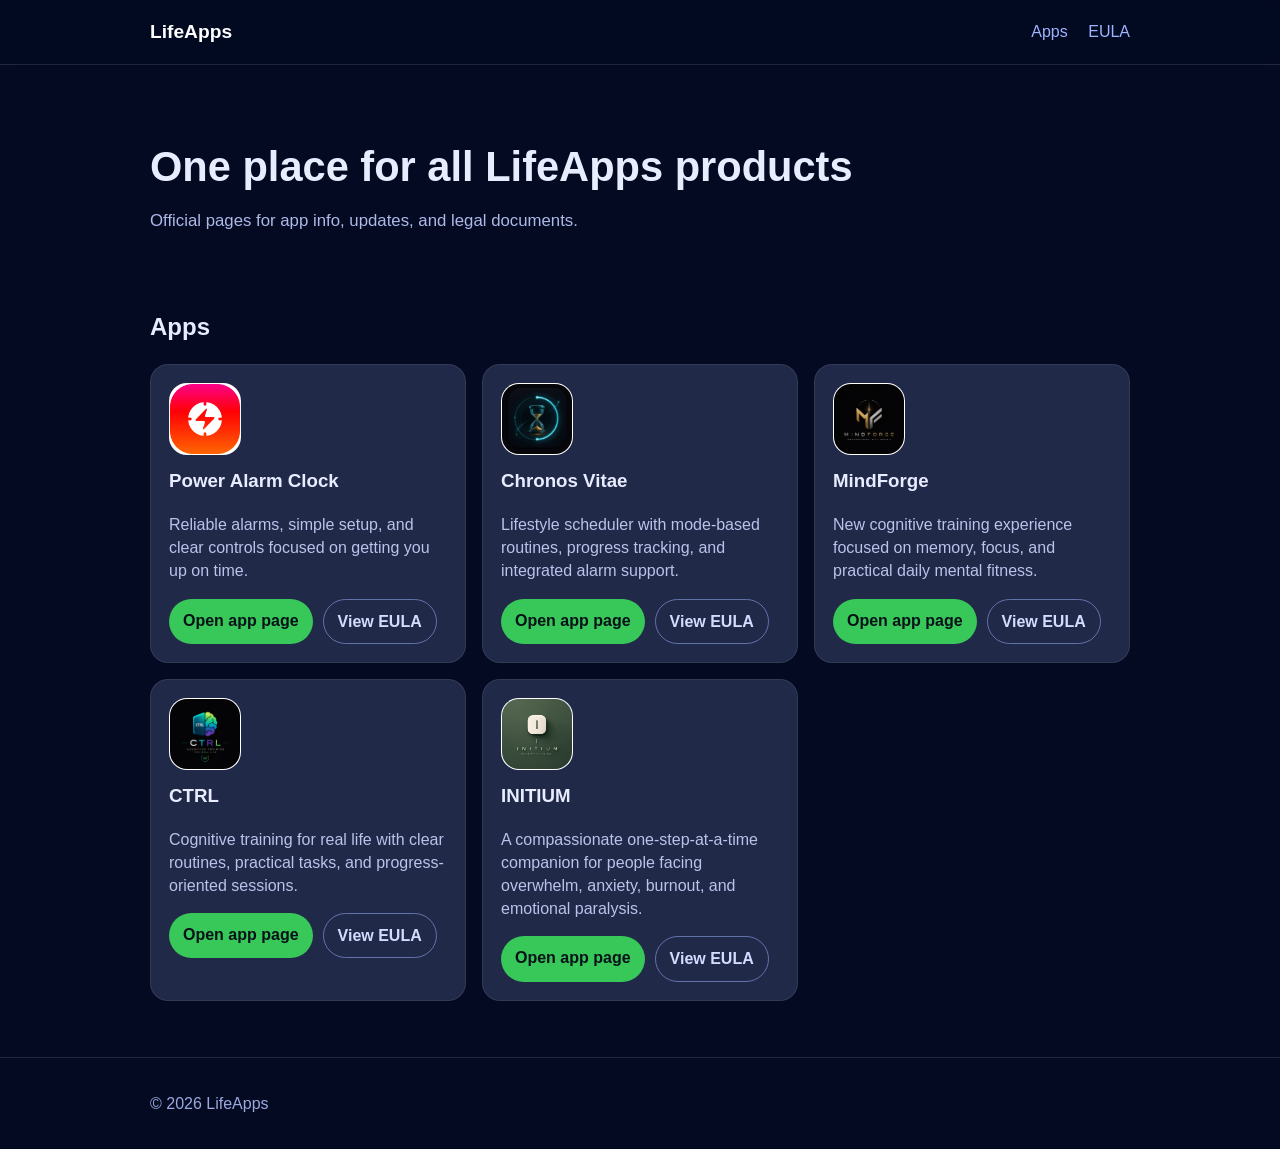
<file: index.html>
<!doctype html>
<html lang="en">
<head>
  <meta charset="utf-8" />
  <meta name="viewport" content="width=device-width, initial-scale=1" />
  <title>LifeApps</title>
  <meta name="description" content="LifeApps - simple useful mobile apps. Explore app pages, policies, and EULA details." />
  <link rel="stylesheet" href="./styles.css" />
</head>
<body>
  <header class="site-header">
    <div class="container header-inner">
      <a href="./index.html" class="brand">LifeApps</a>
      <nav class="nav">
        <a href="#apps">Apps</a>
        <a href="./apps/alarm-clock-power/eu/">EULA</a>
      </nav>
    </div>
  </header>

  <main>
    <section class="hero">
      <div class="container">
        <h1>One place for all LifeApps products</h1>
        <p>Official pages for app info, updates, and legal documents.</p>
      </div>
    </section>

    <section id="apps" class="section">
      <div class="container">
        <h2>Apps</h2>
        <div class="cards">
          <article class="card">
            <img class="app-icon" src="./assets/icons/alarm-clock-power.png" alt="Power Alarm Clock icon" />
            <h3>Power Alarm Clock</h3>
            <p>Reliable alarms, simple setup, and clear controls focused on getting you up on time.</p>
            <div class="card-actions">
              <a class="btn" href="./apps/alarm-clock-power/">Open app page</a>
              <a class="btn btn-secondary" href="./apps/alarm-clock-power/eu/">View EULA</a>
            </div>
          </article>
          <article class="card">
            <img class="app-icon" src="./assets/icons/chronos-vitae.png" alt="Chronos Vitae icon" />
            <h3>Chronos Vitae</h3>
            <p>Lifestyle scheduler with mode-based routines, progress tracking, and integrated alarm support.</p>
            <div class="card-actions">
              <a class="btn" href="./apps/chronos-vitae/">Open app page</a>
              <a class="btn btn-secondary" href="./apps/chronos-vitae/eula/">View EULA</a>
            </div>
          </article>
          <article class="card">
            <img class="app-icon" src="./assets/icons/mindforge.png" alt="MindForge icon" />
            <h3>MindForge</h3>
            <p>New cognitive training experience focused on memory, focus, and practical daily mental fitness.</p>
            <div class="card-actions">
              <a class="btn" href="./apps/mindforge/">Open app page</a>
              <a class="btn btn-secondary" href="./apps/mindforge/">View EULA</a>
            </div>
          </article>
          <article class="card">
            <img class="app-icon" src="./assets/icons/ctrl.png" alt="CTRL icon" />
            <h3>CTRL</h3>
            <p>Cognitive training for real life with clear routines, practical tasks, and progress-oriented sessions.</p>
            <div class="card-actions">
              <a class="btn" href="./apps/ctrl/">Open app page</a>
              <a class="btn btn-secondary" href="./apps/ctrl/">View EULA</a>
            </div>
          </article>
          <article class="card">
            <img class="app-icon" src="./assets/icons/initium.png" alt="INITIUM icon" />
            <h3>INITIUM</h3>
            <p>A compassionate one-step-at-a-time companion for people facing overwhelm, anxiety, burnout, and emotional paralysis.</p>
            <div class="card-actions">
              <a class="btn" href="./apps/initium/">Open app page</a>
              <a class="btn btn-secondary" href="./apps/initium/">View EULA</a>
            </div>
          </article>
        </div>
      </div>
    </section>
  </main>

  <footer class="site-footer">
    <div class="container">
      <p>&copy; <span id="year"></span> LifeApps</p>
    </div>
  </footer>

  <script>
    document.getElementById("year").textContent = new Date().getFullYear();
  </script>
</body>
</html>
</file>
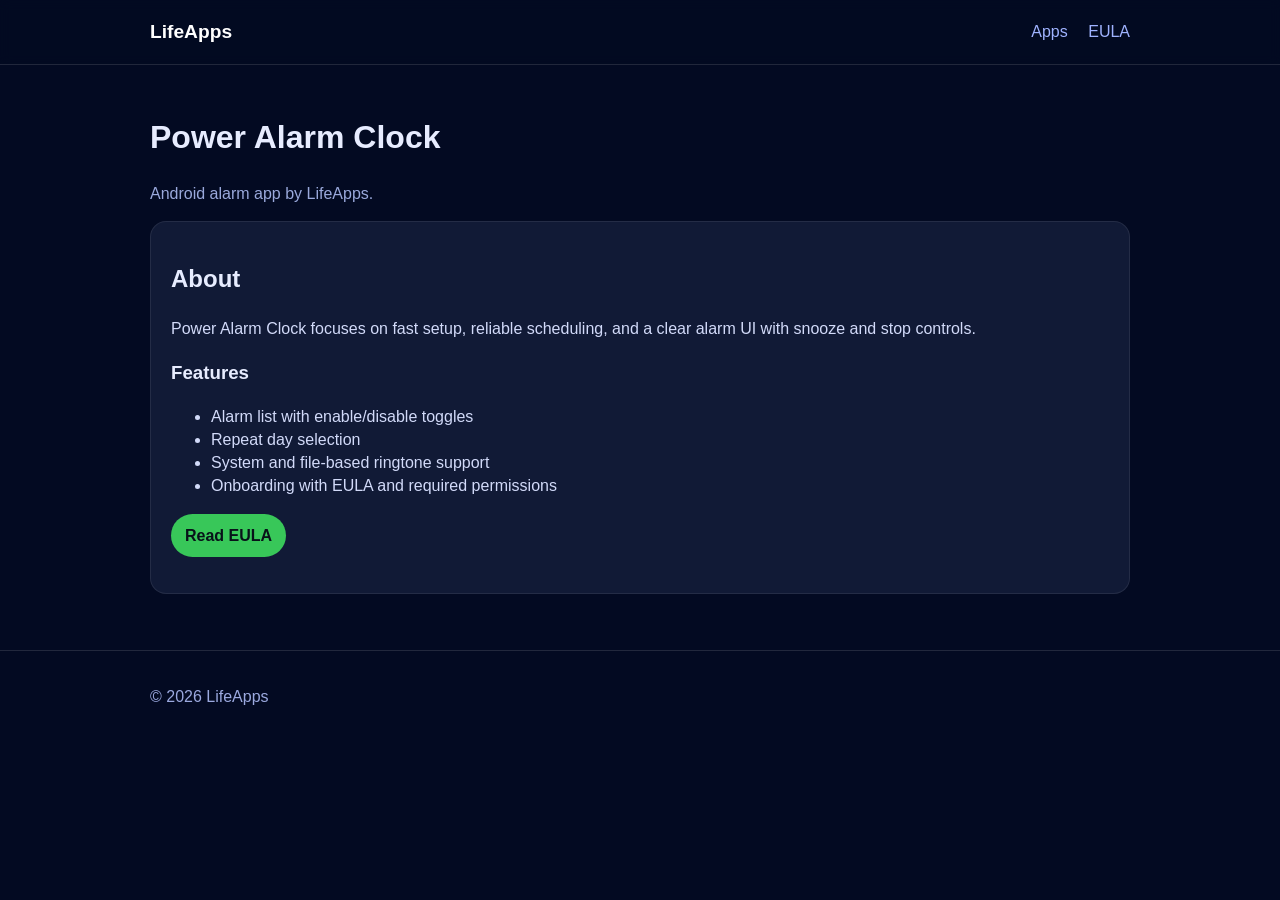
<file: apps/alarm-clock-power/index.html>
<!doctype html>
<html lang="en">
<head>
  <meta charset="utf-8" />
  <meta name="viewport" content="width=device-width, initial-scale=1" />
  <title>Power Alarm Clock | LifeApps</title>
  <meta name="description" content="Power Alarm Clock app page with overview and legal links." />
  <link rel="stylesheet" href="../../../styles.css" />
</head>
<body>
  <header class="site-header">
    <div class="container header-inner">
      <a href="../../../index.html" class="brand">LifeApps</a>
      <nav class="nav">
        <a href="../../../index.html#apps">Apps</a>
        <a href="./eu/">EULA</a>
      </nav>
    </div>
  </header>

  <main class="content-page">
    <div class="container">
      <h1>Power Alarm Clock</h1>
      <p class="muted">Android alarm app by LifeApps.</p>

      <section class="content-box">
        <h2>About</h2>
        <p>Power Alarm Clock focuses on fast setup, reliable scheduling, and a clear alarm UI with snooze and stop controls.</p>

        <h3>Features</h3>
        <ul>
          <li>Alarm list with enable/disable toggles</li>
          <li>Repeat day selection</li>
          <li>System and file-based ringtone support</li>
          <li>Onboarding with EULA and required permissions</li>
        </ul>

        <p>
          <a class="btn" href="./eu/">Read EULA</a>
        </p>
      </section>
    </div>
  </main>

  <footer class="site-footer">
    <div class="container">
      <p>&copy; <span id="year"></span> LifeApps</p>
    </div>
  </footer>

  <script>
    document.getElementById("year").textContent = new Date().getFullYear();
  </script>
</body>
</html>
</file>
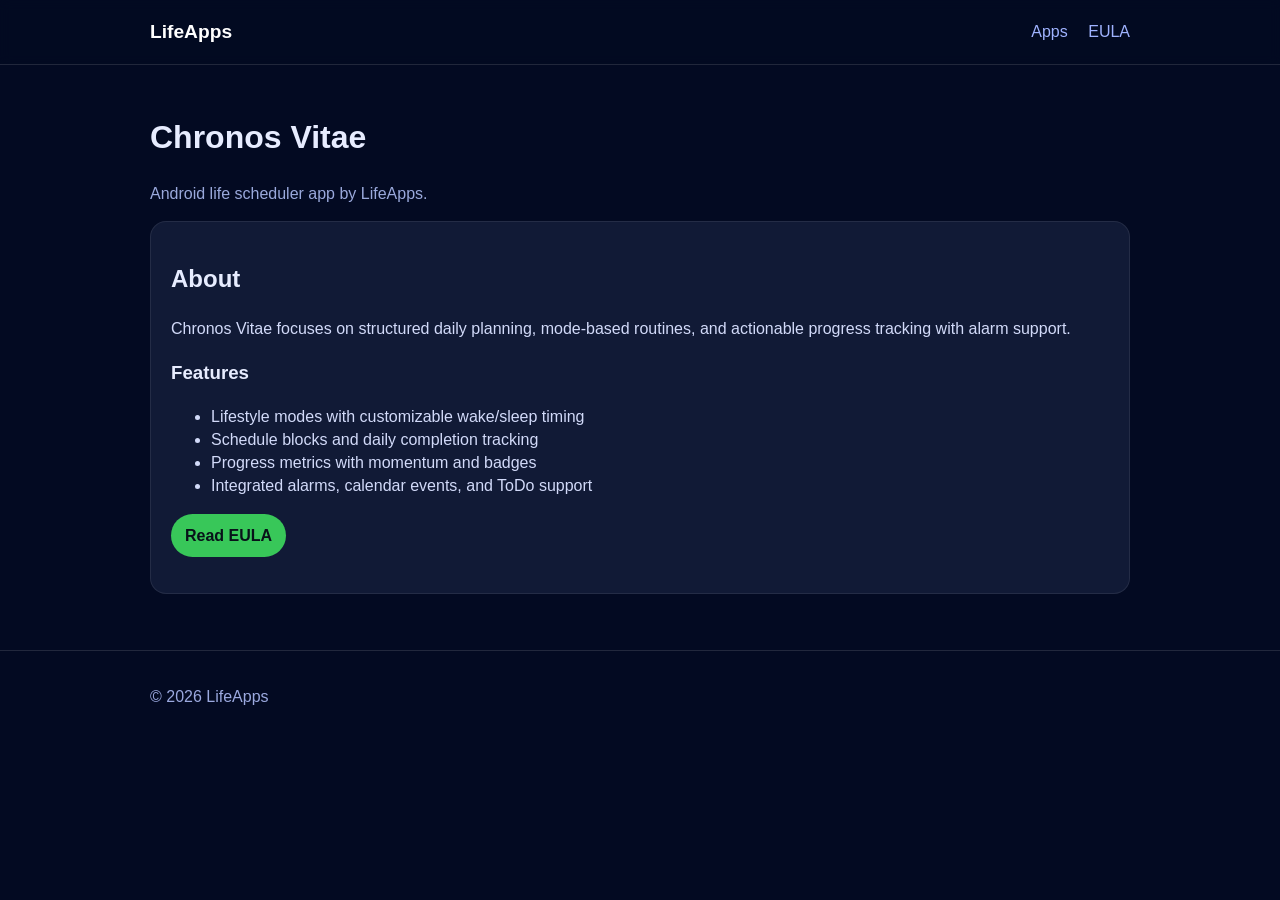
<file: apps/chronos-vitae/index.html>
<!doctype html>
<html lang="en">
<head>
  <meta charset="utf-8" />
  <meta name="viewport" content="width=device-width, initial-scale=1" />
  <title>Chronos Vitae | LifeApps</title>
  <meta name="description" content="Chronos Vitae app page with overview and legal links." />
  <link rel="stylesheet" href="../../../styles.css" />
</head>
<body>
  <header class="site-header">
    <div class="container header-inner">
      <a href="../../../index.html" class="brand">LifeApps</a>
      <nav class="nav">
        <a href="../../../index.html#apps">Apps</a>
        <a href="./eula/">EULA</a>
      </nav>
    </div>
  </header>

  <main class="content-page">
    <div class="container">
      <h1>Chronos Vitae</h1>
      <p class="muted">Android life scheduler app by LifeApps.</p>

      <section class="content-box">
        <h2>About</h2>
        <p>Chronos Vitae focuses on structured daily planning, mode-based routines, and actionable progress tracking with alarm support.</p>

        <h3>Features</h3>
        <ul>
          <li>Lifestyle modes with customizable wake/sleep timing</li>
          <li>Schedule blocks and daily completion tracking</li>
          <li>Progress metrics with momentum and badges</li>
          <li>Integrated alarms, calendar events, and ToDo support</li>
        </ul>

        <p>
          <a class="btn" href="./eula/">Read EULA</a>
        </p>
      </section>
    </div>
  </main>

  <footer class="site-footer">
    <div class="container">
      <p>&copy; <span id="year"></span> LifeApps</p>
    </div>
  </footer>

  <script>
    document.getElementById("year").textContent = new Date().getFullYear();
  </script>
</body>
</html>
</file>
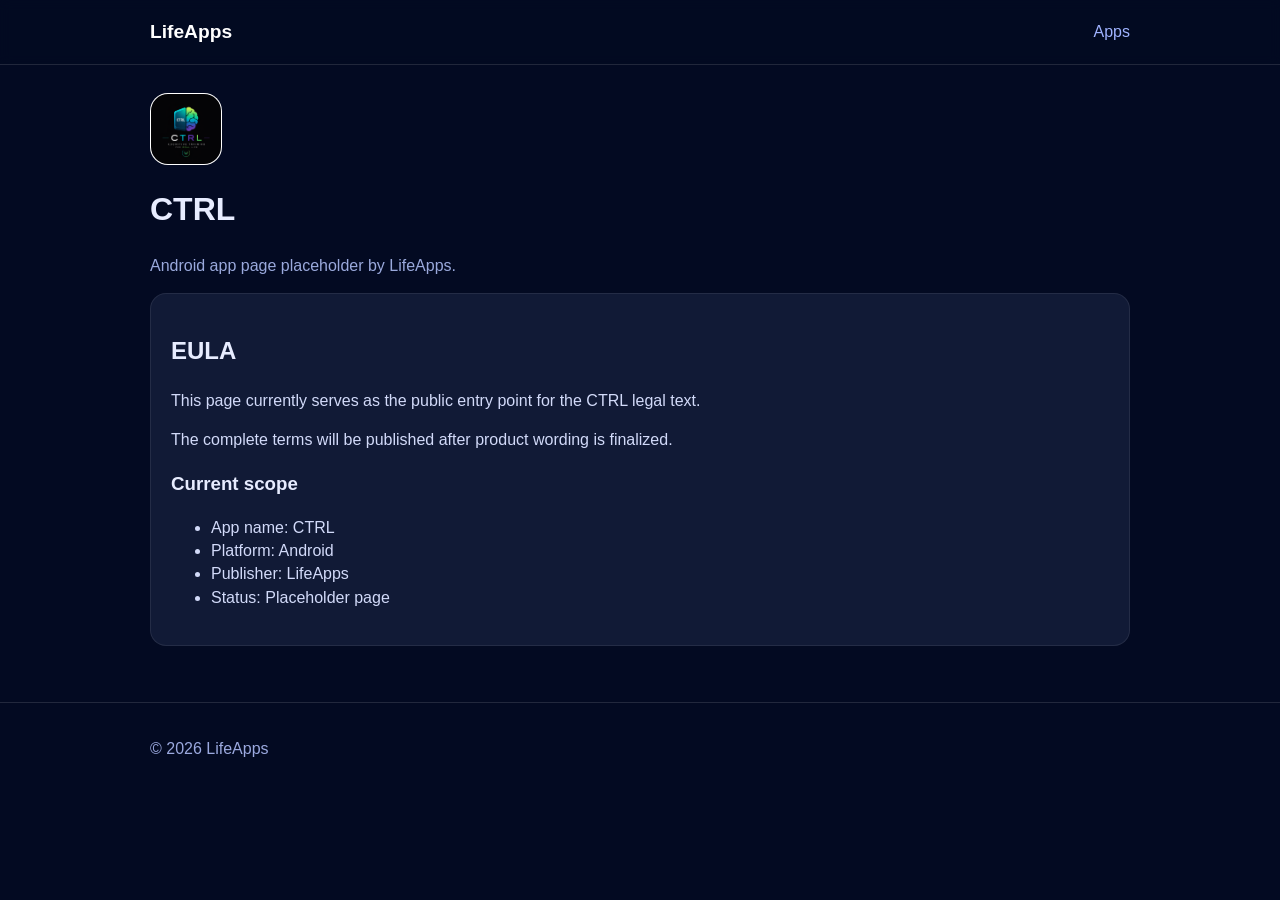
<file: apps/ctrl/index.html>
<!doctype html>
<html lang="en">
<head>
  <meta charset="utf-8" />
  <meta name="viewport" content="width=device-width, initial-scale=1" />
  <title>CTRL | LifeApps</title>
  <meta name="description" content="CTRL app page and EULA placeholder." />
  <link rel="stylesheet" href="../../../styles.css" />
</head>
<body>
  <header class="site-header">
    <div class="container header-inner">
      <a href="../../../index.html" class="brand">LifeApps</a>
      <nav class="nav">
        <a href="../../../index.html#apps">Apps</a>
      </nav>
    </div>
  </header>

  <main class="content-page">
    <div class="container">
      <img class="app-icon" src="../../../assets/icons/ctrl.png" alt="CTRL icon" />
      <h1>CTRL</h1>
      <p class="muted">Android app page placeholder by LifeApps.</p>

      <section class="content-box">
        <h2>EULA</h2>
        <p>This page currently serves as the public entry point for the CTRL legal text.</p>
        <p>The complete terms will be published after product wording is finalized.</p>

        <h3>Current scope</h3>
        <ul>
          <li>App name: CTRL</li>
          <li>Platform: Android</li>
          <li>Publisher: LifeApps</li>
          <li>Status: Placeholder page</li>
        </ul>
      </section>
    </div>
  </main>

  <footer class="site-footer">
    <div class="container">
      <p>&copy; <span id="year"></span> LifeApps</p>
    </div>
  </footer>

  <script>
    document.getElementById("year").textContent = new Date().getFullYear();
  </script>
</body>
</html>
</file>
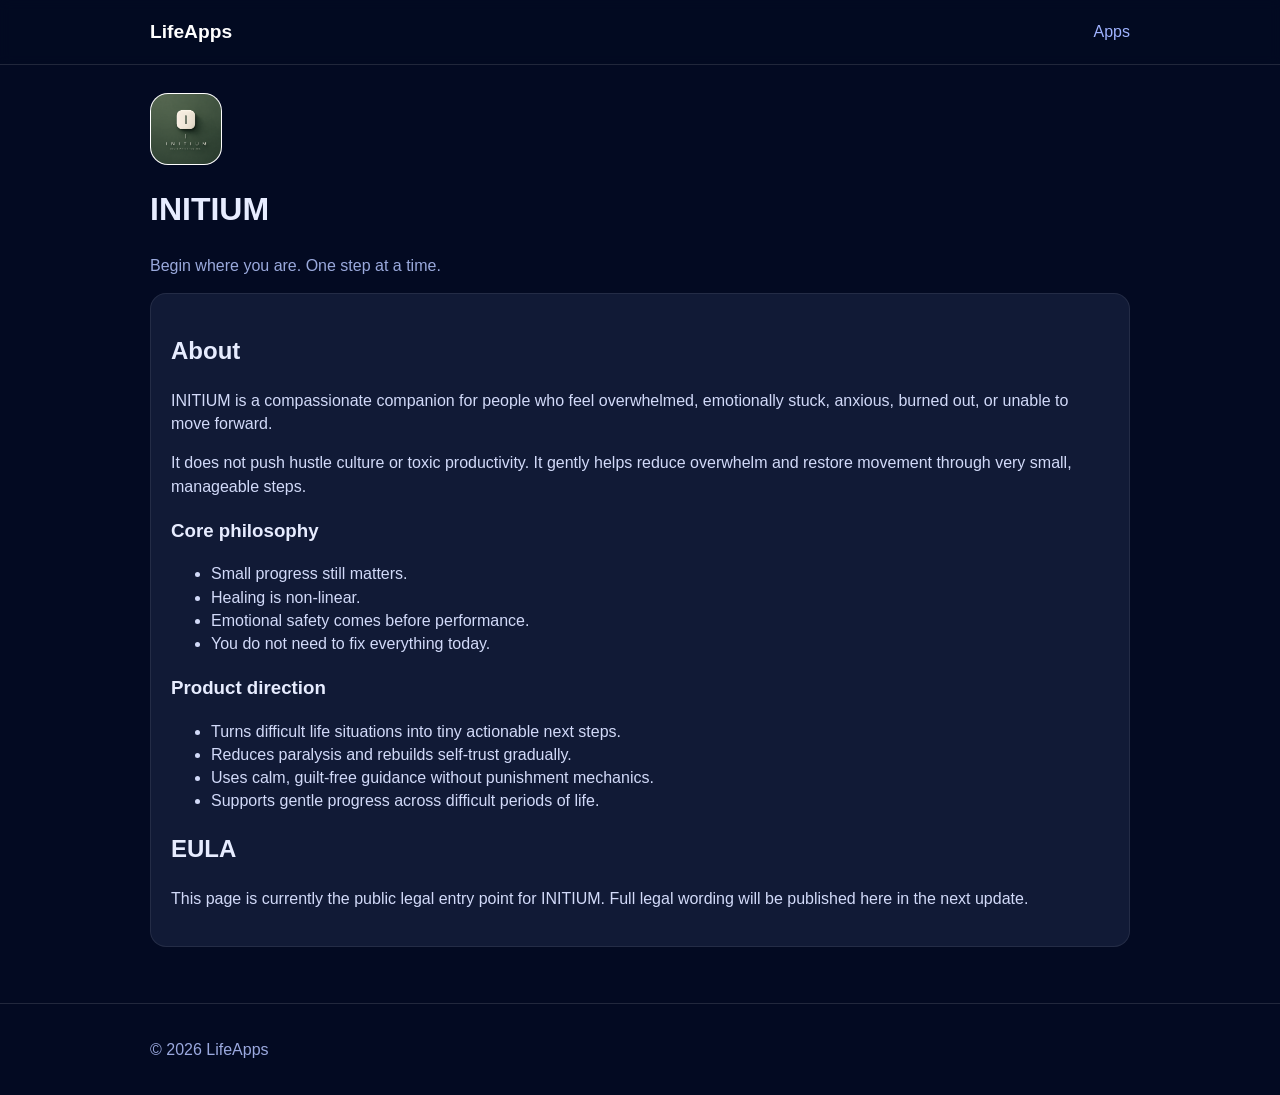
<file: apps/initium/index.html>
<!doctype html>
<html lang="en">
<head>
  <meta charset="utf-8" />
  <meta name="viewport" content="width=device-width, initial-scale=1" />
  <title>INITIUM | LifeApps</title>
  <meta name="description" content="INITIUM app page and public EULA placeholder." />
  <link rel="stylesheet" href="../../../styles.css" />
</head>
<body>
  <header class="site-header">
    <div class="container header-inner">
      <a href="../../../index.html" class="brand">LifeApps</a>
      <nav class="nav">
        <a href="../../../index.html#apps">Apps</a>
      </nav>
    </div>
  </header>

  <main class="content-page">
    <div class="container">
      <img class="app-icon" src="../../../assets/icons/initium.png" alt="INITIUM icon" />
      <h1>INITIUM</h1>
      <p class="muted">Begin where you are. One step at a time.</p>

      <section class="content-box">
        <h2>About</h2>
        <p>INITIUM is a compassionate companion for people who feel overwhelmed, emotionally stuck, anxious, burned out, or unable to move forward.</p>
        <p>It does not push hustle culture or toxic productivity. It gently helps reduce overwhelm and restore movement through very small, manageable steps.</p>

        <h3>Core philosophy</h3>
        <ul>
          <li>Small progress still matters.</li>
          <li>Healing is non-linear.</li>
          <li>Emotional safety comes before performance.</li>
          <li>You do not need to fix everything today.</li>
        </ul>

        <h3>Product direction</h3>
        <ul>
          <li>Turns difficult life situations into tiny actionable next steps.</li>
          <li>Reduces paralysis and rebuilds self-trust gradually.</li>
          <li>Uses calm, guilt-free guidance without punishment mechanics.</li>
          <li>Supports gentle progress across difficult periods of life.</li>
        </ul>

        <h2>EULA</h2>
        <p>This page is currently the public legal entry point for INITIUM. Full legal wording will be published here in the next update.</p>
      </section>
    </div>
  </main>

  <footer class="site-footer">
    <div class="container">
      <p>&copy; <span id="year"></span> LifeApps</p>
    </div>
  </footer>

  <script>
    document.getElementById("year").textContent = new Date().getFullYear();
  </script>
</body>
</html>
</file>
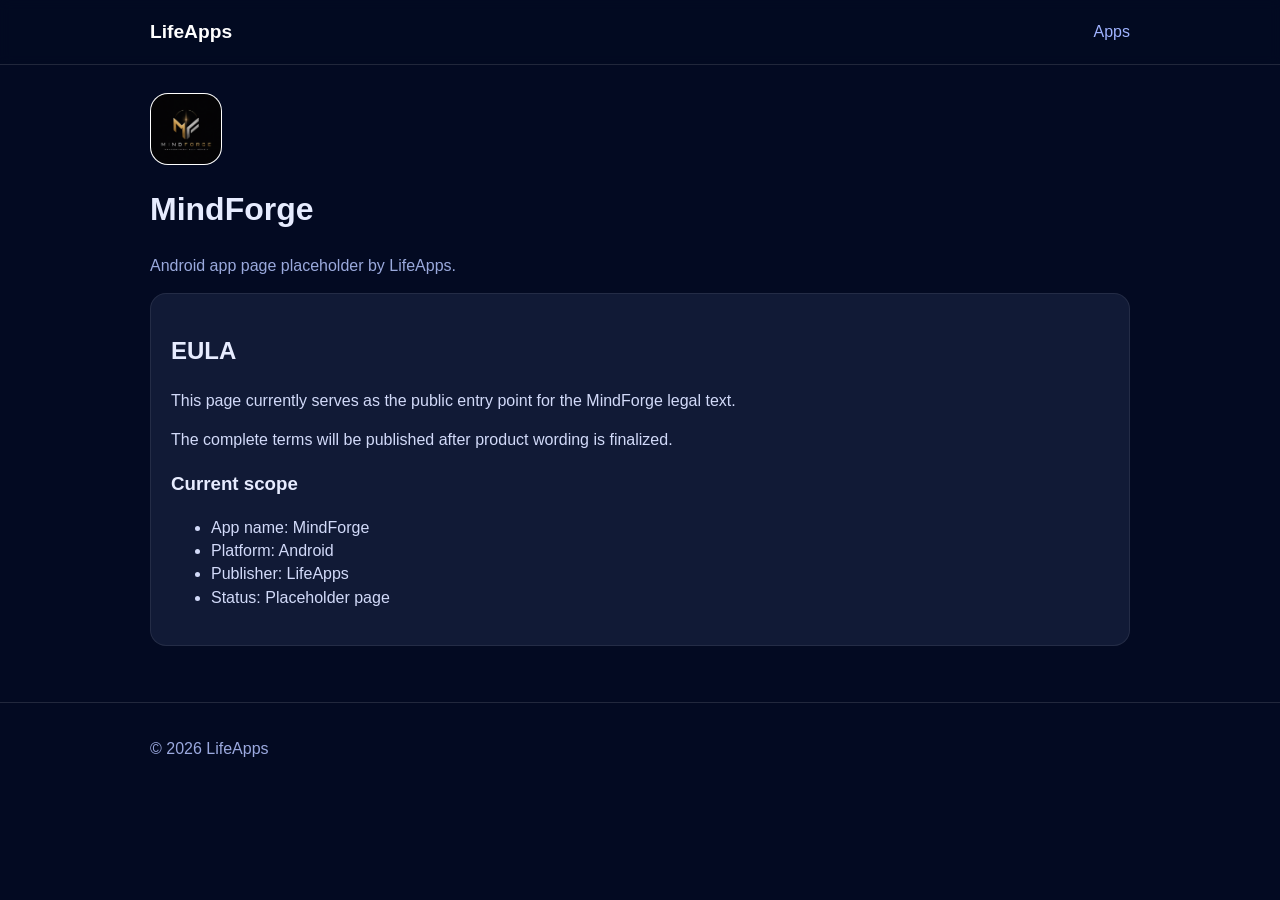
<file: apps/mindforge/index.html>
<!doctype html>
<html lang="en">
<head>
  <meta charset="utf-8" />
  <meta name="viewport" content="width=device-width, initial-scale=1" />
  <title>MindForge | LifeApps</title>
  <meta name="description" content="MindForge app page and EULA placeholder." />
  <link rel="stylesheet" href="../../../styles.css" />
</head>
<body>
  <header class="site-header">
    <div class="container header-inner">
      <a href="../../../index.html" class="brand">LifeApps</a>
      <nav class="nav">
        <a href="../../../index.html#apps">Apps</a>
      </nav>
    </div>
  </header>

  <main class="content-page">
    <div class="container">
      <img class="app-icon" src="../../../assets/icons/mindforge.png" alt="MindForge icon" />
      <h1>MindForge</h1>
      <p class="muted">Android app page placeholder by LifeApps.</p>

      <section class="content-box">
        <h2>EULA</h2>
        <p>This page currently serves as the public entry point for the MindForge legal text.</p>
        <p>The complete terms will be published after product wording is finalized.</p>

        <h3>Current scope</h3>
        <ul>
          <li>App name: MindForge</li>
          <li>Platform: Android</li>
          <li>Publisher: LifeApps</li>
          <li>Status: Placeholder page</li>
        </ul>
      </section>
    </div>
  </main>

  <footer class="site-footer">
    <div class="container">
      <p>&copy; <span id="year"></span> LifeApps</p>
    </div>
  </footer>

  <script>
    document.getElementById("year").textContent = new Date().getFullYear();
  </script>
</body>
</html>
</file>
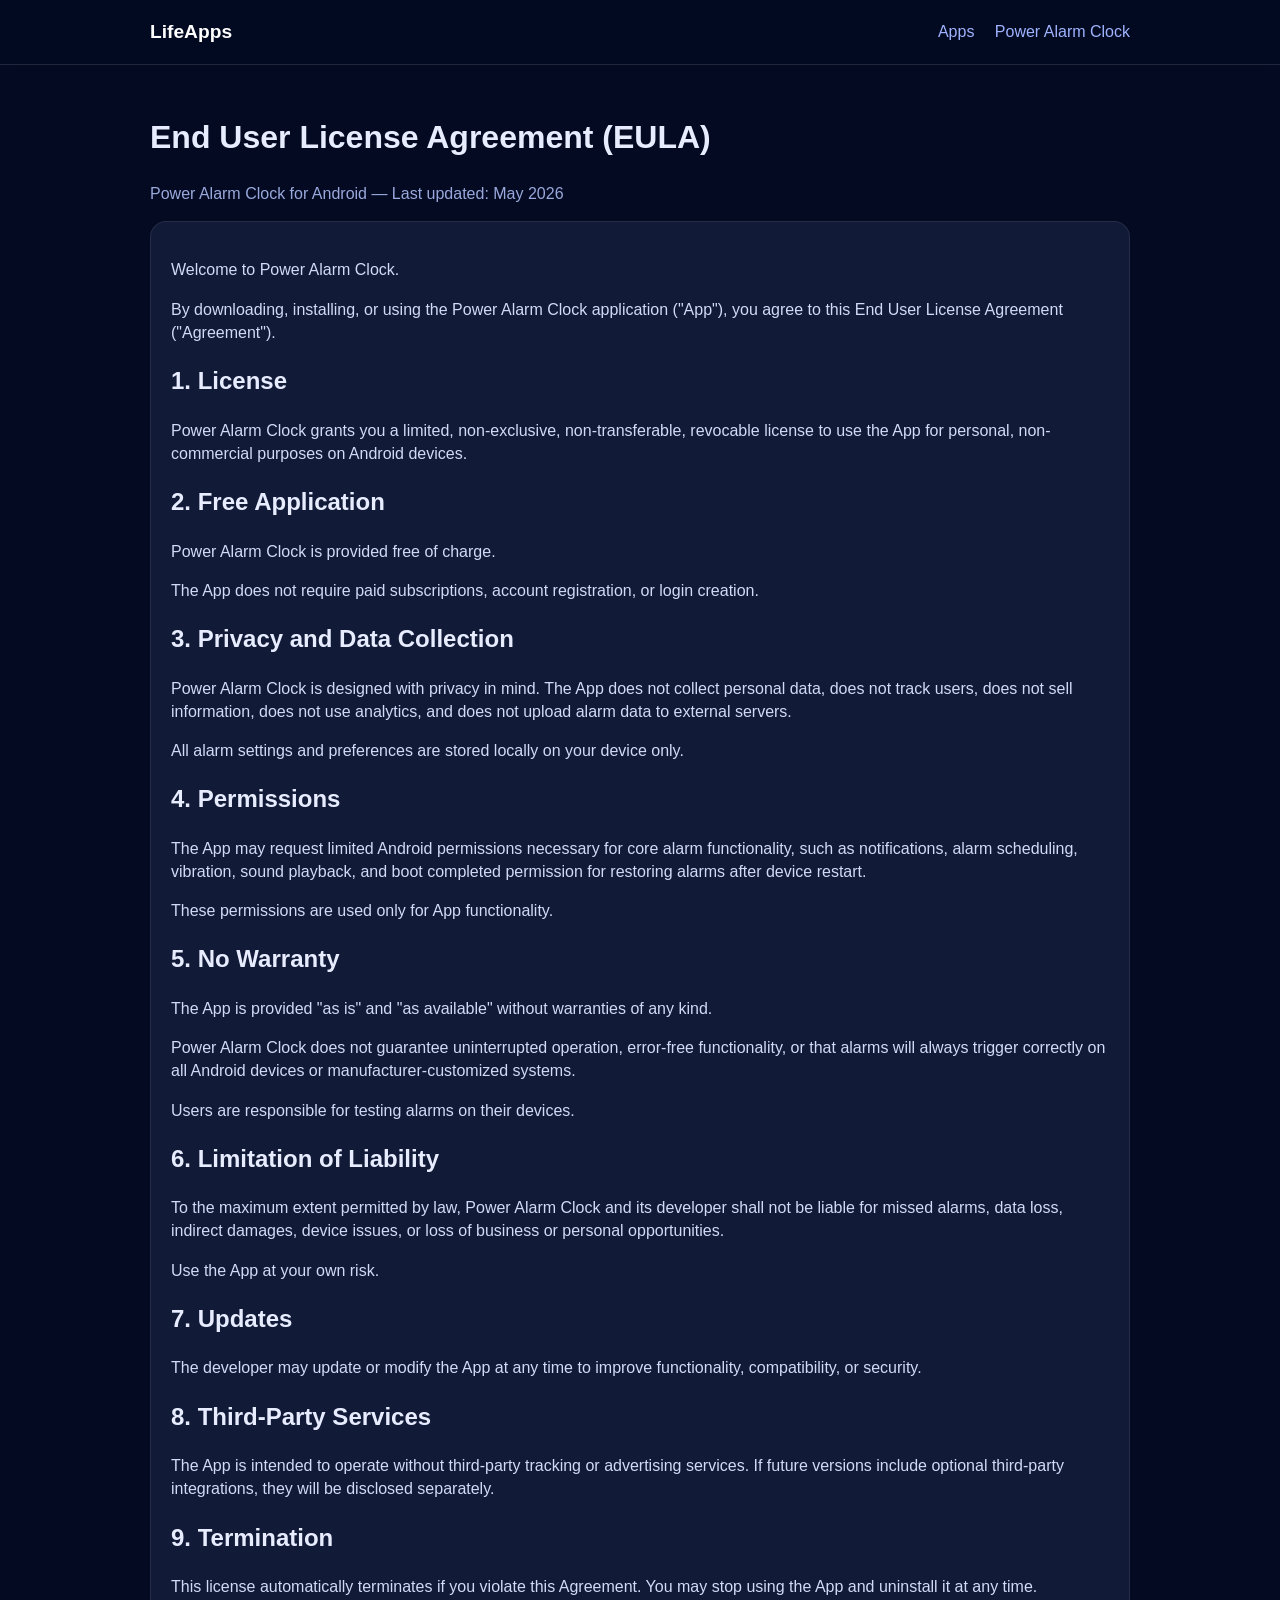
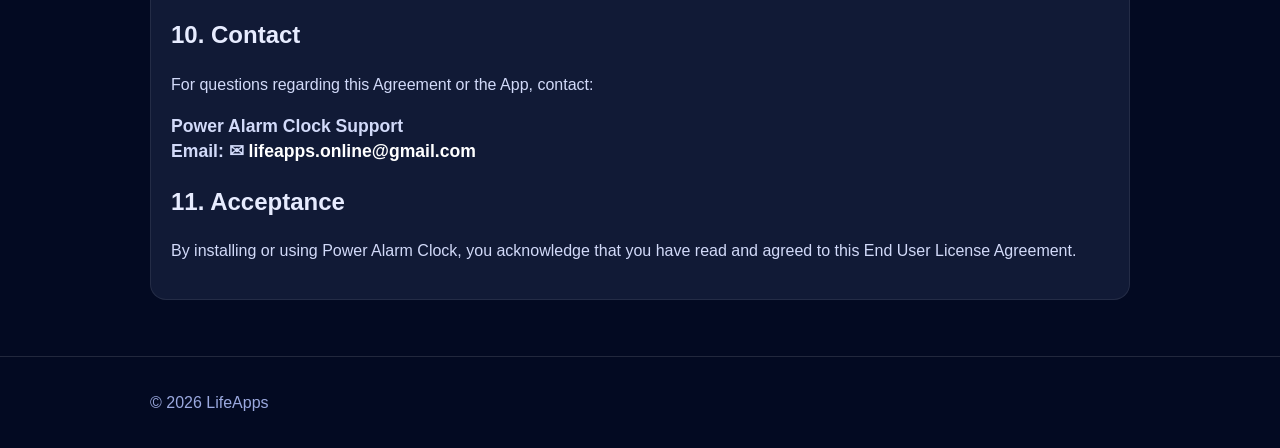
<file: apps/alarm-clock-power/eu/index.html>
<!doctype html>
<html lang="en">
<head>
  <meta charset="utf-8" />
  <meta name="viewport" content="width=device-width, initial-scale=1" />
  <title>Power Alarm Clock EULA | LifeApps</title>
  <meta name="description" content="End User License Agreement for Power Alarm Clock." />
  <link rel="stylesheet" href="../../../../styles.css" />
</head>
<body>
  <header class="site-header">
    <div class="container header-inner">
      <a href="../../../../index.html" class="brand">LifeApps</a>
      <nav class="nav">
        <a href="../../../../index.html#apps">Apps</a>
        <a href="../index.html">Power Alarm Clock</a>
      </nav>
    </div>
  </header>

  <main class="content-page">
    <div class="container">
      <h1>End User License Agreement (EULA)</h1>
      <p class="muted">Power Alarm Clock for Android — Last updated: May 2026</p>

      <article class="content-box">
        <p>Welcome to Power Alarm Clock.</p>
        <p>By downloading, installing, or using the Power Alarm Clock application ("App"), you agree to this End User License Agreement ("Agreement").</p>

        <h2>1. License</h2>
        <p>Power Alarm Clock grants you a limited, non-exclusive, non-transferable, revocable license to use the App for personal, non-commercial purposes on Android devices.</p>

        <h2>2. Free Application</h2>
        <p>Power Alarm Clock is provided free of charge.</p>
        <p>The App does not require paid subscriptions, account registration, or login creation.</p>

        <h2>3. Privacy and Data Collection</h2>
        <p>Power Alarm Clock is designed with privacy in mind. The App does not collect personal data, does not track users, does not sell information, does not use analytics, and does not upload alarm data to external servers.</p>
        <p>All alarm settings and preferences are stored locally on your device only.</p>

        <h2>4. Permissions</h2>
        <p>The App may request limited Android permissions necessary for core alarm functionality, such as notifications, alarm scheduling, vibration, sound playback, and boot completed permission for restoring alarms after device restart.</p>
        <p>These permissions are used only for App functionality.</p>

        <h2>5. No Warranty</h2>
        <p>The App is provided "as is" and "as available" without warranties of any kind.</p>
        <p>Power Alarm Clock does not guarantee uninterrupted operation, error-free functionality, or that alarms will always trigger correctly on all Android devices or manufacturer-customized systems.</p>
        <p>Users are responsible for testing alarms on their devices.</p>

        <h2>6. Limitation of Liability</h2>
        <p>To the maximum extent permitted by law, Power Alarm Clock and its developer shall not be liable for missed alarms, data loss, indirect damages, device issues, or loss of business or personal opportunities.</p>
        <p>Use the App at your own risk.</p>

        <h2>7. Updates</h2>
        <p>The developer may update or modify the App at any time to improve functionality, compatibility, or security.</p>

        <h2>8. Third-Party Services</h2>
        <p>The App is intended to operate without third-party tracking or advertising services. If future versions include optional third-party integrations, they will be disclosed separately.</p>

        <h2>9. Termination</h2>
        <p>This license automatically terminates if you violate this Agreement. You may stop using the App and uninstall it at any time.</p>

        <h2>10. Contact</h2>
        <p>For questions regarding this Agreement or the App, contact:</p>
        <p class="contact-email">Power Alarm Clock Support<br/>Email: &#9993; <a class="contact-email-link" href="mailto:lifeapps.online@gmail.com">lifeapps.online@gmail.com</a></p>

        <h2>11. Acceptance</h2>
        <p>By installing or using Power Alarm Clock, you acknowledge that you have read and agreed to this End User License Agreement.</p>
      </article>
    </div>
  </main>

  <footer class="site-footer">
    <div class="container">
      <p>&copy; <span id="year"></span> LifeApps</p>
    </div>
  </footer>

  <script>
    document.getElementById("year").textContent = new Date().getFullYear();
  </script>
</body>
</html>
</file>
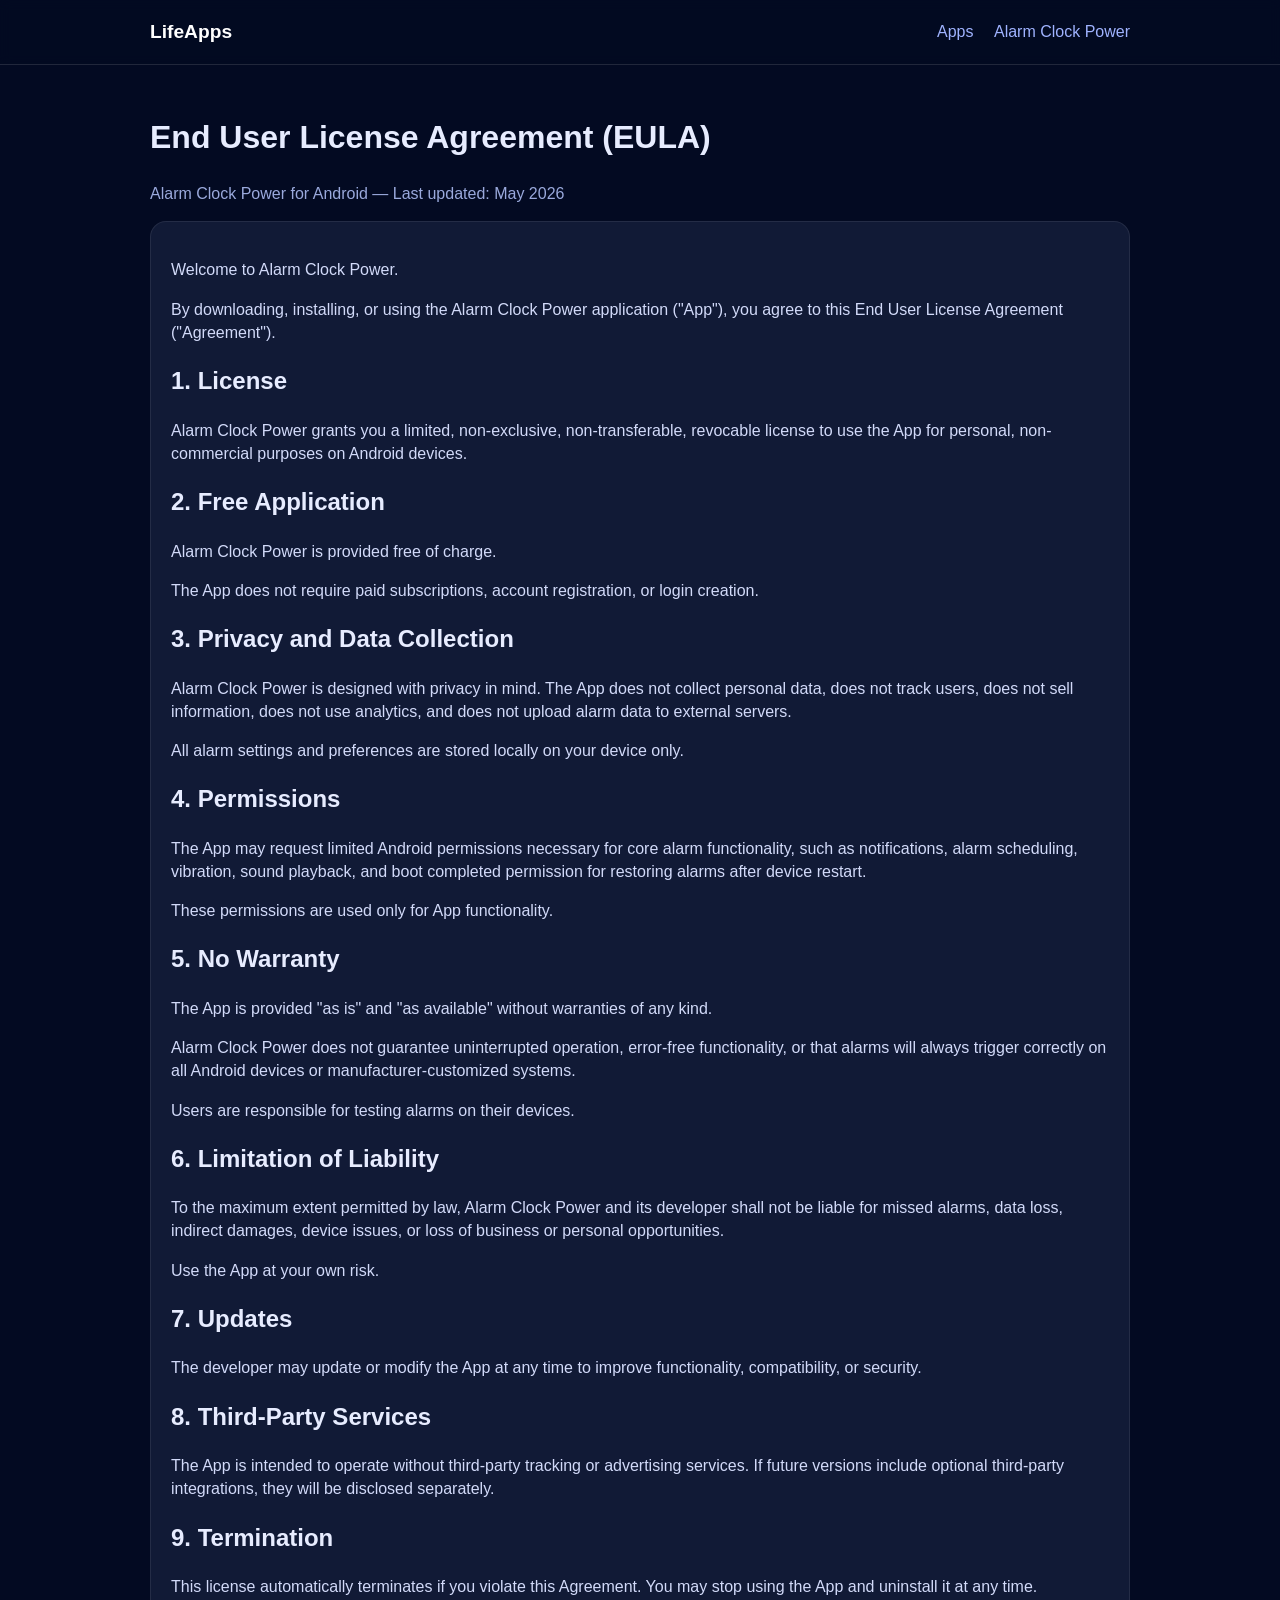
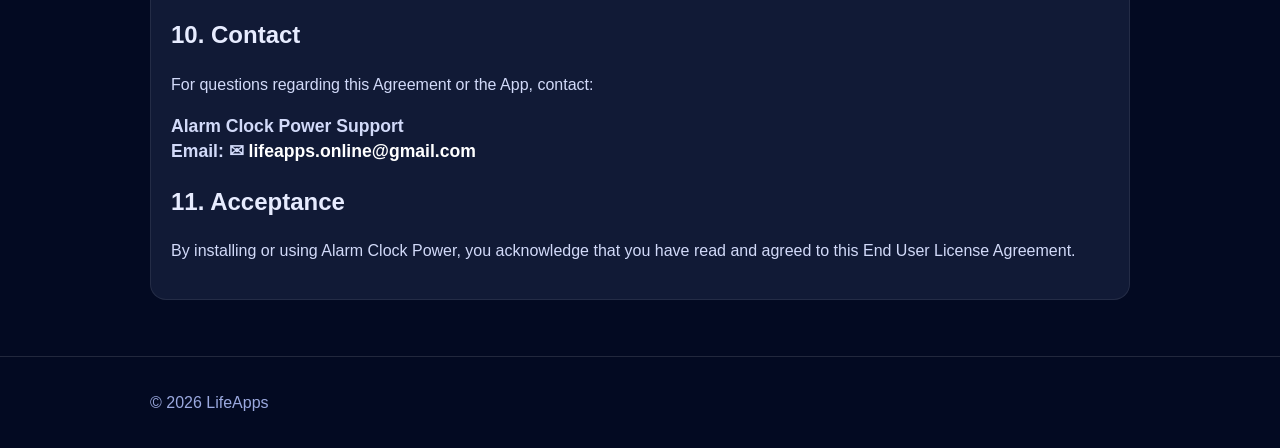
<file: apps/alarm-clock-power/eula/index.html>
<!doctype html>
<html lang="en">
<head>
  <meta charset="utf-8" />
  <meta name="viewport" content="width=device-width, initial-scale=1" />
  <title>Alarm Clock Power EULA | LifeApps</title>
  <meta name="description" content="End User License Agreement for Alarm Clock Power." />
  <link rel="stylesheet" href="../../../../styles.css" />
</head>
<body>
  <header class="site-header">
    <div class="container header-inner">
      <a href="../../../../index.html" class="brand">LifeApps</a>
      <nav class="nav">
        <a href="../../../../index.html#apps">Apps</a>
        <a href="../index.html">Alarm Clock Power</a>
      </nav>
    </div>
  </header>

  <main class="content-page">
    <div class="container">
      <h1>End User License Agreement (EULA)</h1>
      <p class="muted">Alarm Clock Power for Android — Last updated: May 2026</p>

      <article class="content-box">
        <p>Welcome to Alarm Clock Power.</p>
        <p>By downloading, installing, or using the Alarm Clock Power application ("App"), you agree to this End User License Agreement ("Agreement").</p>

        <h2>1. License</h2>
        <p>Alarm Clock Power grants you a limited, non-exclusive, non-transferable, revocable license to use the App for personal, non-commercial purposes on Android devices.</p>

        <h2>2. Free Application</h2>
        <p>Alarm Clock Power is provided free of charge.</p>
        <p>The App does not require paid subscriptions, account registration, or login creation.</p>

        <h2>3. Privacy and Data Collection</h2>
        <p>Alarm Clock Power is designed with privacy in mind. The App does not collect personal data, does not track users, does not sell information, does not use analytics, and does not upload alarm data to external servers.</p>
        <p>All alarm settings and preferences are stored locally on your device only.</p>

        <h2>4. Permissions</h2>
        <p>The App may request limited Android permissions necessary for core alarm functionality, such as notifications, alarm scheduling, vibration, sound playback, and boot completed permission for restoring alarms after device restart.</p>
        <p>These permissions are used only for App functionality.</p>

        <h2>5. No Warranty</h2>
        <p>The App is provided "as is" and "as available" without warranties of any kind.</p>
        <p>Alarm Clock Power does not guarantee uninterrupted operation, error-free functionality, or that alarms will always trigger correctly on all Android devices or manufacturer-customized systems.</p>
        <p>Users are responsible for testing alarms on their devices.</p>

        <h2>6. Limitation of Liability</h2>
        <p>To the maximum extent permitted by law, Alarm Clock Power and its developer shall not be liable for missed alarms, data loss, indirect damages, device issues, or loss of business or personal opportunities.</p>
        <p>Use the App at your own risk.</p>

        <h2>7. Updates</h2>
        <p>The developer may update or modify the App at any time to improve functionality, compatibility, or security.</p>

        <h2>8. Third-Party Services</h2>
        <p>The App is intended to operate without third-party tracking or advertising services. If future versions include optional third-party integrations, they will be disclosed separately.</p>

        <h2>9. Termination</h2>
        <p>This license automatically terminates if you violate this Agreement. You may stop using the App and uninstall it at any time.</p>

        <h2>10. Contact</h2>
        <p>For questions regarding this Agreement or the App, contact:</p>
        <p class="contact-email">Alarm Clock Power Support<br/>Email: &#9993; <a class="contact-email-link" href="mailto:lifeapps.online@gmail.com">lifeapps.online@gmail.com</a></p>

        <h2>11. Acceptance</h2>
        <p>By installing or using Alarm Clock Power, you acknowledge that you have read and agreed to this End User License Agreement.</p>
      </article>
    </div>
  </main>

  <footer class="site-footer">
    <div class="container">
      <p>&copy; <span id="year"></span> LifeApps</p>
    </div>
  </footer>

  <script>
    document.getElementById("year").textContent = new Date().getFullYear();
  </script>
</body>
</html>
</file>
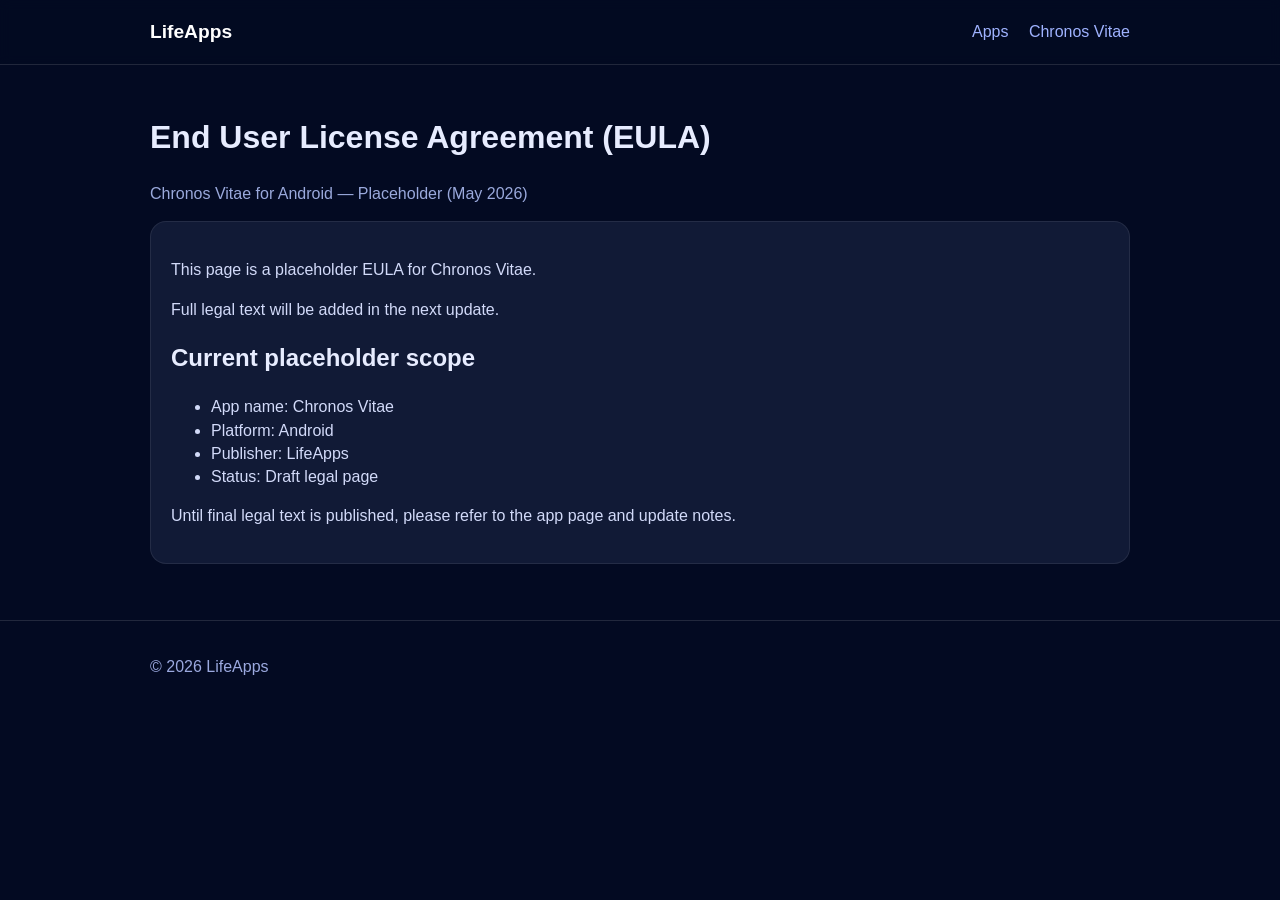
<file: apps/chronos-vitae/eula/index.html>
<!doctype html>
<html lang="en">
<head>
  <meta charset="utf-8" />
  <meta name="viewport" content="width=device-width, initial-scale=1" />
  <title>Chronos Vitae EULA | LifeApps</title>
  <meta name="description" content="End User License Agreement for Chronos Vitae." />
  <link rel="stylesheet" href="../../../../styles.css" />
</head>
<body>
  <header class="site-header">
    <div class="container header-inner">
      <a href="../../../../index.html" class="brand">LifeApps</a>
      <nav class="nav">
        <a href="../../../../index.html#apps">Apps</a>
        <a href="../index.html">Chronos Vitae</a>
      </nav>
    </div>
  </header>

  <main class="content-page">
    <div class="container">
      <h1>End User License Agreement (EULA)</h1>
      <p class="muted">Chronos Vitae for Android — Placeholder (May 2026)</p>

      <article class="content-box">
        <p>This page is a placeholder EULA for Chronos Vitae.</p>
        <p>Full legal text will be added in the next update.</p>

        <h2>Current placeholder scope</h2>
        <ul>
          <li>App name: Chronos Vitae</li>
          <li>Platform: Android</li>
          <li>Publisher: LifeApps</li>
          <li>Status: Draft legal page</li>
        </ul>

        <p>
          Until final legal text is published, please refer to the app page and update notes.
        </p>
      </article>
    </div>
  </main>

  <footer class="site-footer">
    <div class="container">
      <p>&copy; <span id="year"></span> LifeApps</p>
    </div>
  </footer>

  <script>
    document.getElementById("year").textContent = new Date().getFullYear();
  </script>
</body>
</html>
</file>
<file: styles.css>
* { box-sizing: border-box; }
html, body { margin: 0; padding: 0; }
body {
  font-family: Arial, sans-serif;
  color: #e7ecff;
  background: #030a22;
  line-height: 1.45;
}

.container {
  width: min(980px, 92%);
  margin: 0 auto;
}

.site-header {
  border-bottom: 1px solid rgba(255,255,255,0.12);
  position: sticky;
  top: 0;
  backdrop-filter: blur(6px);
  background: rgba(3,10,34,0.9);
}

.header-inner {
  display: flex;
  align-items: center;
  justify-content: space-between;
  min-height: 64px;
}

.brand {
  color: #fff;
  text-decoration: none;
  font-weight: 700;
  font-size: 1.2rem;
}

.nav a {
  color: #9fb3ff;
  text-decoration: none;
  margin-left: 1rem;
}

.nav a:hover { color: #fff; }

.hero {
  padding: 72px 0 32px;
}

.hero h1 {
  margin: 0 0 12px;
  font-size: clamp(1.8rem, 4vw, 2.6rem);
}

.hero p {
  margin: 0;
  color: #aeb9e8;
  font-size: 1.05rem;
}

.section {
  padding: 24px 0 56px;
}

.cards {
  display: grid;
  grid-template-columns: repeat(auto-fit, minmax(260px, 1fr));
  gap: 16px;
}

.card {
  background: #202948;
  border: 1px solid rgba(255,255,255,0.08);
  border-radius: 18px;
  padding: 18px;
}

.app-icon {
  width: 72px;
  height: 72px;
  object-fit: cover;
  border-radius: 18px;
  border: 1px solid rgba(255,255,255,0.18);
  background: #ffffff;
  display: block;
  margin-bottom: 12px;
}

.card h3 { margin-top: 0; }
.card p { color: #bac3ea; }

.card-actions {
  display: flex;
  gap: 10px;
  flex-wrap: wrap;
}

.btn {
  display: inline-block;
  text-decoration: none;
  background: #38c759;
  color: #081219;
  padding: 10px 14px;
  border-radius: 999px;
  font-weight: 700;
}

.btn-secondary {
  background: transparent;
  border: 1px solid #6472aa;
  color: #d3dcff;
}

.site-footer {
  border-top: 1px solid rgba(255,255,255,0.12);
  padding: 18px 0;
  color: #9ba9df;
}

.content-page {
  padding: 28px 0 56px;
}

.content-box {
  background: #111a36;
  border: 1px solid rgba(255,255,255,0.08);
  border-radius: 16px;
  padding: 20px;
}

.content-box p, .content-box li { color: #d2daf9; }
.muted { color: #9aa9dc; }

.contact-email {
  font-size: 1.1rem;
  font-weight: 700;
}

.contact-email-link {
  color: #ffffff;
  font-size: 1.1rem;
  font-weight: 700;
  text-decoration: none;
}

.contact-email-link:hover,
.contact-email-link:focus {
  text-decoration: underline;
}

.doc-hero {
  padding: 56px 0 28px;
}

.doc-kicker {
  color: #38c759;
  font-size: 0.82rem;
  font-weight: 700;
  letter-spacing: 0.08em;
  margin: 0 0 10px;
  text-transform: uppercase;
}

.doc-hero h1 {
  font-size: clamp(2rem, 5vw, 3.3rem);
  line-height: 1.05;
  margin: 0 0 16px;
  max-width: 820px;
}

.doc-lead {
  color: #c7d0f7;
  font-size: clamp(1.05rem, 2vw, 1.25rem);
  max-width: 780px;
}

.doc-actions {
  display: flex;
  flex-wrap: wrap;
  gap: 12px;
  margin-top: 24px;
}

.doc-grid {
  display: grid;
  gap: 16px;
  grid-template-columns: repeat(auto-fit, minmax(240px, 1fr));
  margin: 24px 0;
}

.doc-card {
  background: #111a36;
  border: 1px solid rgba(255,255,255,0.09);
  border-radius: 18px;
  padding: 20px;
}

.doc-card h2,
.doc-card h3 {
  margin-top: 0;
}

.doc-card p,
.doc-card li {
  color: #d2daf9;
}

.doc-card-strong {
  background: #202948;
}

.doc-strip {
  display: grid;
  gap: 12px;
  grid-template-columns: repeat(auto-fit, minmax(150px, 1fr));
  margin: 24px 0;
}

.doc-stat {
  border-top: 1px solid rgba(255,255,255,0.14);
  padding-top: 12px;
}

.doc-stat strong {
  color: #ffffff;
  display: block;
  font-size: 1.35rem;
}

.doc-stat span {
  color: #9aa9dc;
  display: block;
  font-size: 0.92rem;
}

.doc-section {
  padding: 18px 0;
}

.doc-section h2 {
  font-size: clamp(1.5rem, 3vw, 2rem);
  margin-bottom: 12px;
}

.doc-callout {
  background: #202948;
  border-left: 4px solid #38c759;
  border-radius: 14px;
  color: #e7ecff;
  margin: 22px 0;
  padding: 18px;
}

.doc-callout p {
  margin: 0;
}

.doc-pill-list {
  display: flex;
  flex-wrap: wrap;
  gap: 8px;
  list-style: none;
  margin: 16px 0;
  padding: 0;
}

.doc-pill-list li {
  background: rgba(159,179,255,0.12);
  border: 1px solid rgba(159,179,255,0.22);
  border-radius: 999px;
  color: #d8e0ff;
  padding: 7px 10px;
}

.doc-timeline {
  border-left: 1px solid rgba(255,255,255,0.16);
  margin: 24px 0;
  padding-left: 20px;
}

.doc-step {
  margin-bottom: 22px;
  position: relative;
}

.doc-step:before {
  background: #38c759;
  border-radius: 50%;
  content: "";
  height: 10px;
  left: -26px;
  position: absolute;
  top: 7px;
  width: 10px;
}

.doc-step h3 {
  margin: 0 0 6px;
}

.code-sample {
  background: #050b22;
  border: 1px solid rgba(255,255,255,0.1);
  border-radius: 14px;
  color: #d8e0ff;
  overflow-x: auto;
  padding: 16px;
}

.mini-label {
  color: #9fb3ff;
  font-size: 0.78rem;
  font-weight: 700;
  letter-spacing: 0.06em;
  text-transform: uppercase;
}

/* NeuroFlex premium research pages */
.neuro-site {
  background:
    radial-gradient(circle at 82% 12%, rgba(251,191,36,0.11), transparent 28%),
    radial-gradient(circle at 18% 28%, rgba(96,165,250,0.12), transparent 30%),
    linear-gradient(180deg, #050816 0%, #07111F 35%, #081322 100%);
  color: #CBD5E1;
  font-family: Inter, Manrope, ui-sans-serif, system-ui, -apple-system, BlinkMacSystemFont, "Segoe UI", Arial, sans-serif;
}

.neuro-site .site-header {
  background: rgba(5,8,22,0.82);
  border-bottom: 1px solid rgba(255,255,255,0.06);
  backdrop-filter: blur(14px);
  z-index: 10;
}

.neuro-site .brand,
.neuro-site h1,
.neuro-site h2,
.neuro-site h3 {
  color: #FFFFFF;
}

.neuro-site .nav a {
  color: #CBD5E1;
}

.neuro-site .nav a:hover {
  color: #FBBF24;
}

.neuro-site .btn {
  background: #FBBF24;
  color: #0F172A;
  box-shadow: 0 0 24px rgba(251,191,36,0.22);
}

.neuro-site .btn:hover {
  background: #F59E0B;
}

.neuro-site .btn-secondary {
  background: rgba(255,255,255,0.04);
  border: 1px solid rgba(255,255,255,0.12);
  color: #FFFFFF;
  box-shadow: none;
}

.neuro-hero {
  align-items: center;
  display: grid;
  gap: 48px;
  grid-template-columns: minmax(0, 0.92fr) minmax(320px, 1.08fr);
  min-height: calc(100vh - 64px);
  padding: 92px 0;
}

.neuro-kicker {
  color: #FBBF24;
  font-size: 0.78rem;
  font-weight: 800;
  letter-spacing: 0.12em;
  margin: 0 0 18px;
  text-transform: uppercase;
}

.neuro-hero h1 {
  font-size: clamp(3.3rem, 8vw, 6.8rem);
  letter-spacing: -0.08em;
  line-height: 0.9;
  margin: 0 0 24px;
  max-width: 760px;
}

.neuro-highlight {
  color: #FBBF24;
  display: block;
}

.neuro-lead {
  color: #CBD5E1;
  font-size: clamp(1.08rem, 2vw, 1.35rem);
  line-height: 1.65;
  margin: 0;
  max-width: 680px;
}

.neuro-hero-actions {
  display: flex;
  flex-wrap: wrap;
  gap: 14px;
  margin-top: 34px;
}

.neuro-hero-note {
  color: #94A3B8;
  font-size: 0.92rem;
  margin-top: 24px;
  max-width: 620px;
}

.neuro-visual {
  min-height: 520px;
  position: relative;
}

.neural-orb {
  align-items: center;
  background: rgba(15,23,42,0.72);
  border: 1px solid rgba(255,255,255,0.08);
  border-radius: 36px;
  display: flex;
  inset: 20px;
  justify-content: center;
  overflow: hidden;
  position: absolute;
  backdrop-filter: blur(10px);
  box-shadow: inset 0 0 80px rgba(96,165,250,0.08), 0 0 60px rgba(251,191,36,0.08);
}

.neural-orb svg {
  height: min(520px, 86vw);
  opacity: 0.94;
  width: min(520px, 86vw);
}

.neural-card {
  background: rgba(15,23,42,0.78);
  border: 1px solid rgba(255,255,255,0.08);
  border-radius: 18px;
  padding: 16px 18px;
  position: absolute;
  backdrop-filter: blur(10px);
  box-shadow: 0 20px 60px rgba(0,0,0,0.24);
}

.neural-card strong {
  color: #FFFFFF;
  display: block;
  font-size: 1.05rem;
}

.neural-card span {
  color: #94A3B8;
  font-size: 0.86rem;
}

.neural-card-one {
  left: 0;
  top: 78px;
}

.neural-card-two {
  bottom: 82px;
  right: 0;
}

.neuro-section {
  padding: 150px 0;
}

.neuro-section.alt {
  background: rgba(255,255,255,0.02);
}

.neuro-section-header {
  margin-bottom: 48px;
  max-width: 780px;
}

.neuro-section-header h2 {
  font-size: clamp(2.2rem, 5vw, 4rem);
  letter-spacing: -0.055em;
  line-height: 1;
  margin: 0 0 18px;
}

.neuro-section-header p {
  color: #CBD5E1;
  font-size: 1.08rem;
  line-height: 1.7;
}

.neuro-card-grid {
  display: grid;
  gap: 18px;
  grid-template-columns: repeat(auto-fit, minmax(250px, 1fr));
}

.neuro-card {
  background: rgba(15,23,42,0.75);
  border: 1px solid rgba(255,255,255,0.06);
  border-radius: 24px;
  padding: 32px;
  backdrop-filter: blur(10px);
}

.neuro-card p,
.neuro-card li {
  color: #CBD5E1;
}

.neuro-card h3 {
  font-size: 1.25rem;
  margin: 0 0 12px;
}

.outline-icon {
  align-items: center;
  border: 1px solid rgba(251,191,36,0.28);
  border-radius: 18px;
  color: #FBBF24;
  display: flex;
  height: 54px;
  justify-content: center;
  margin-bottom: 22px;
  width: 54px;
}

.outline-icon svg {
  height: 28px;
  width: 28px;
}

.dataset-flow {
  align-items: center;
  display: grid;
  gap: 18px;
  grid-template-columns: repeat(5, minmax(120px, 1fr));
}

.flow-node {
  align-items: center;
  background: rgba(15,23,42,0.65);
  border: 1px solid rgba(255,255,255,0.08);
  border-radius: 999px;
  color: #CBD5E1;
  display: flex;
  font-weight: 800;
  height: 96px;
  justify-content: center;
  padding: 16px;
  text-align: center;
  position: relative;
}

.flow-node:not(:last-child):after {
  background: linear-gradient(90deg, rgba(251,191,36,0.7), rgba(96,165,250,0.3));
  content: "";
  height: 1px;
  position: absolute;
  right: -18px;
  top: 50%;
  width: 18px;
}

.flow-node.active {
  background: #FBBF24;
  color: #0F172A;
  box-shadow: 0 0 35px rgba(251,191,36,0.5);
}

.neuro-timeline {
  display: grid;
  gap: 18px;
  grid-template-columns: repeat(4, minmax(180px, 1fr));
  position: relative;
}

.phase-card {
  background: rgba(15,23,42,0.72);
  border: 1px solid rgba(255,255,255,0.08);
  border-radius: 24px;
  padding: 28px;
  position: relative;
  backdrop-filter: blur(10px);
}

.phase-dot {
  background: transparent;
  border: 2px solid #FBBF24;
  border-radius: 50%;
  display: block;
  height: 18px;
  margin-bottom: 18px;
  width: 18px;
}

.phase-card.active .phase-dot {
  background: #FBBF24;
  box-shadow: 0 0 25px rgba(251,191,36,0.5);
}

.phase-card p {
  color: #CBD5E1;
}

.privacy-panel {
  align-items: center;
  display: grid;
  gap: 40px;
  grid-template-columns: 260px 1fr;
}

.shield-mark {
  align-items: center;
  background: linear-gradient(180deg, #FBBF24, #F59E0B);
  border-radius: 42px;
  color: #0F172A;
  display: flex;
  height: 220px;
  justify-content: center;
  margin: 0 auto;
  width: 220px;
  box-shadow: 0 0 60px rgba(251,191,36,0.15);
}

.shield-mark svg {
  height: 108px;
  width: 108px;
}

.medical-disclaimer {
  background: rgba(15,23,42,0.78);
  border: 1px solid rgba(251,191,36,0.18);
  border-radius: 24px;
  padding: 32px;
  backdrop-filter: blur(10px);
}

.medical-disclaimer p,
.medical-disclaimer li {
  color: #CBD5E1;
}

.neuro-cta {
  background: #0F172A;
  border-top: 1px solid rgba(255,255,255,0.08);
  padding: 150px 0;
  text-align: center;
}

.neuro-cta h2 {
  font-size: clamp(2.8rem, 7vw, 5.4rem);
  letter-spacing: -0.07em;
  line-height: 0.98;
  margin: 0 auto 24px;
  max-width: 940px;
}

.neuro-cta h2 span {
  color: #FBBF24;
  display: block;
}

.neuro-cta p {
  color: #CBD5E1;
  font-size: 1.15rem;
  margin: 0 auto;
  max-width: 720px;
}

.neuro-site .doc-hero {
  min-height: 72vh;
  padding: 120px 0 80px;
}

.neuro-site .doc-kicker,
.neuro-site .mini-label {
  color: #FBBF24;
}

.neuro-site .doc-hero h1 {
  font-size: clamp(3rem, 7vw, 6rem);
  letter-spacing: -0.07em;
  line-height: 0.96;
  max-width: 1040px;
}

.neuro-site .doc-lead {
  color: #CBD5E1;
  max-width: 860px;
}

.neuro-site .section,
.neuro-site .doc-section {
  padding: 96px 0;
}

.neuro-site .doc-card,
.neuro-site .content-box {
  background: rgba(15,23,42,0.75);
  border: 1px solid rgba(255,255,255,0.06);
  border-radius: 24px;
  padding: 32px;
  backdrop-filter: blur(10px);
}

.neuro-site .doc-card-strong {
  background: rgba(31,41,55,0.86);
  box-shadow: 0 0 38px rgba(251,191,36,0.08);
}

.neuro-site .doc-callout {
  background: rgba(15,23,42,0.86);
  border-left-color: #FBBF24;
  border-radius: 20px;
  padding: 26px;
}

.neuro-site .doc-step:before {
  background: #FBBF24;
  box-shadow: 0 0 20px rgba(251,191,36,0.45);
}

.neuro-site .doc-pill-list li {
  background: rgba(251,191,36,0.09);
  border-color: rgba(251,191,36,0.22);
  color: #FDE68A;
}

.neuro-site .doc-stat strong {
  color: #FBBF24;
}

.neuro-site .code-sample {
  background: rgba(2,6,23,0.84);
  border-color: rgba(96,165,250,0.18);
}

@media (max-width: 860px) {
  .neuro-hero,
  .privacy-panel {
    grid-template-columns: 1fr;
  }

  .neuro-visual {
    min-height: 430px;
  }

  .dataset-flow,
  .neuro-timeline {
    grid-template-columns: 1fr;
  }

  .flow-node:not(:last-child):after {
    bottom: -18px;
    height: 18px;
    left: 50%;
    right: auto;
    top: auto;
    width: 1px;
  }

  .neuro-section,
  .neuro-cta {
    padding: 88px 0;
  }
}
</file>
